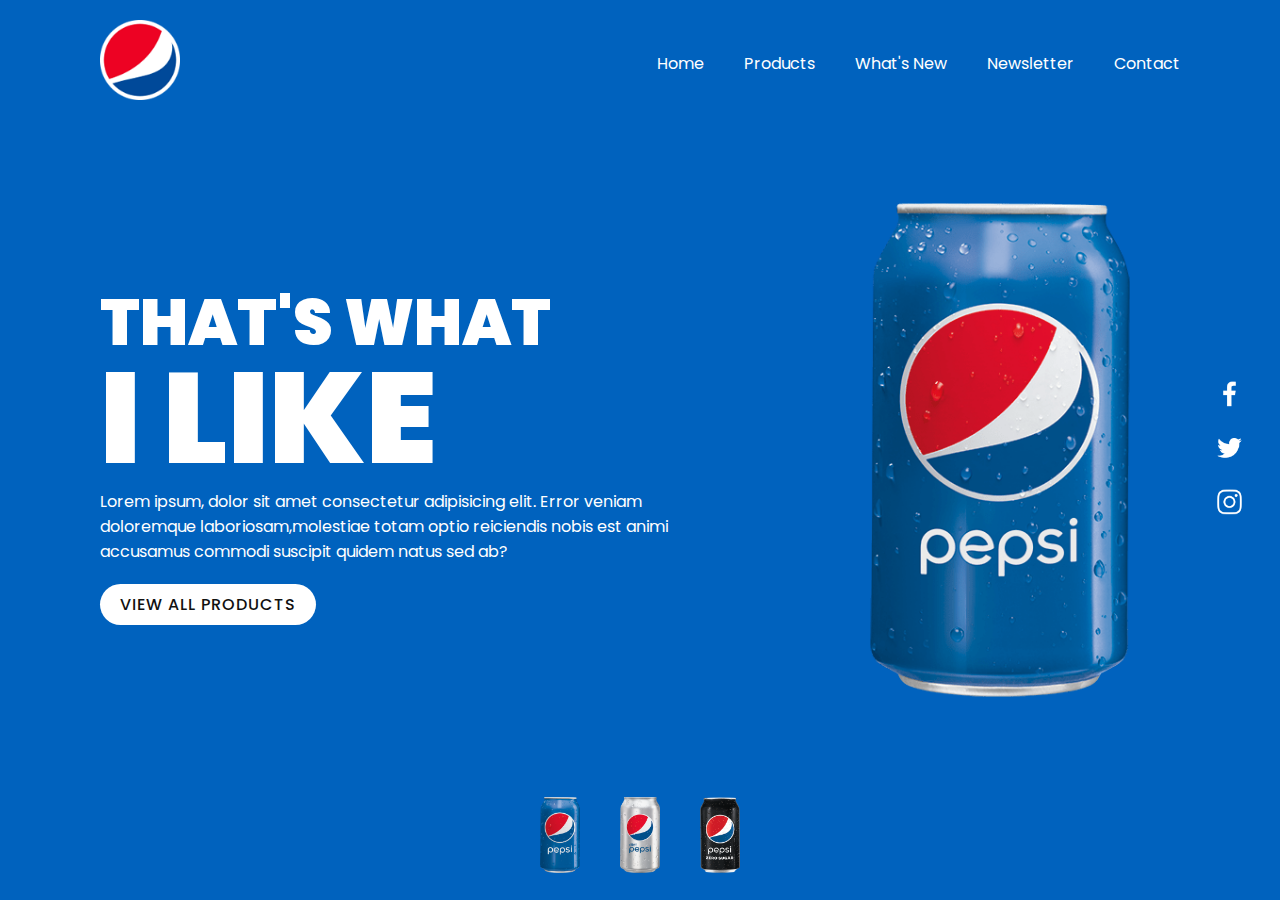
<file: Pepsi Landing Page/index.html>
<!DOCTYPE html>
<html lang="en">

<head>
    <meta charset="UTF-8">
    <meta http-equiv="X-UA-Compatible" content="IE=edge">
    <meta name="viewport" content="width=device-width, initial-scale=1.0">
    <title>Pepsi</title>
    <link rel="stylesheet" href="./css/style.css" type="text/css">
</head>

<body>
    <!-- Main section  -->
    <section class="sec">
        <!-- Header section -->
        <header>
            <a href="#"><img src="./images/logo.png" alt="logo" class="logo"></a>
            <div class="toggleMenu" onclick="menuToggle();"></div>
            <ul class="navigation" onclick="changeBgColor2();">
                <li><a href="#">Home</a></li>
                <li><a href="#">Products</a></li>
                <li><a href="#">What's New</a></li>
                <li><a href="#">Newsletter</a></li>
                <li><a href="#">Contact</a></li>
            </ul>
        </header>
        <!-- //Header section -->

        <!-- Contens section -->
        <div class="content">
            <div class="textBox">
                <h2>That's What <br><span>I like</span></h2>
                <p>Lorem ipsum, dolor sit amet consectetur adipisicing elit. Error veniam
                    doloremque laboriosam,molestiae totam optio reiciendis nobis est animi
                    accusamus commodi suscipit quidem natus sed ab?</p>
                <a href="#">View All Products</a>
            </div>
            <!-- Main Image  -->
            <div class="imgBox">
                <img src="./images/pepsi001.png" alt="Pepsi" class="pepsi">
            </div>
        </div>
        <!-- //Contens section -->


        <!-- Product image(small) section  -->
        <ul class="thumb">
            <li><img src="./images/pepsi001.png" onclick="imgSlider('./images/pepsi001.png');changeBgColor('#0062be');"
                    alt="Pepsi"></li>
            <li><img src="./images/pepsi002.png" onclick="imgSlider('./images/pepsi002.png');changeBgColor('#525457');"
                    alt="Pepsi"></li>
            <li><img src="./images/pepsi003.png" onclick="imgSlider('./images/pepsi003.png');changeBgColor('#1e1e1e');"
                    alt="Pepsi"></li>
        </ul>
        <!-- //Product image(small) section  -->


        <!-- Social media icons section  -->
        <ul class="sci">
            <li><a href="#"><img src="./images/facebook.png" alt=""></a></li>
            <li><a href="#"><img src="./images/twitter.png" alt=""></a></li>
            <li><a href="#"><img src="./images/instagram.png" alt=""></a></li>
        </ul>
        <!-- //Social media icons section  -->
    </section>
    <!-- //Main section  -->

    
    <!-- Javascript -->
    <script type="text/javascript">
        /** function for changing the on clicking small ones **/
        function imgSlider(img) {
            // console.log(img);
            document.querySelector('.pepsi').src = img;
        }
        /** function for changing the background color according to image **/
        function changeBgColor(clr) {
            // console.log(clr);
            const section = document.querySelector('.sec');
            section.style.background = clr;
        }
        /** function for toggling menu from screen size of 991px **/
        function menuToggle() {
            const toggleMenu = document.querySelector('.toggleMenu');
            const navigation = document.querySelector('.navigation');
            toggleMenu.classList.toggle('active');
            navigation.classList.toggle('active');
        }
    </script>

</body>

</html>
</file>
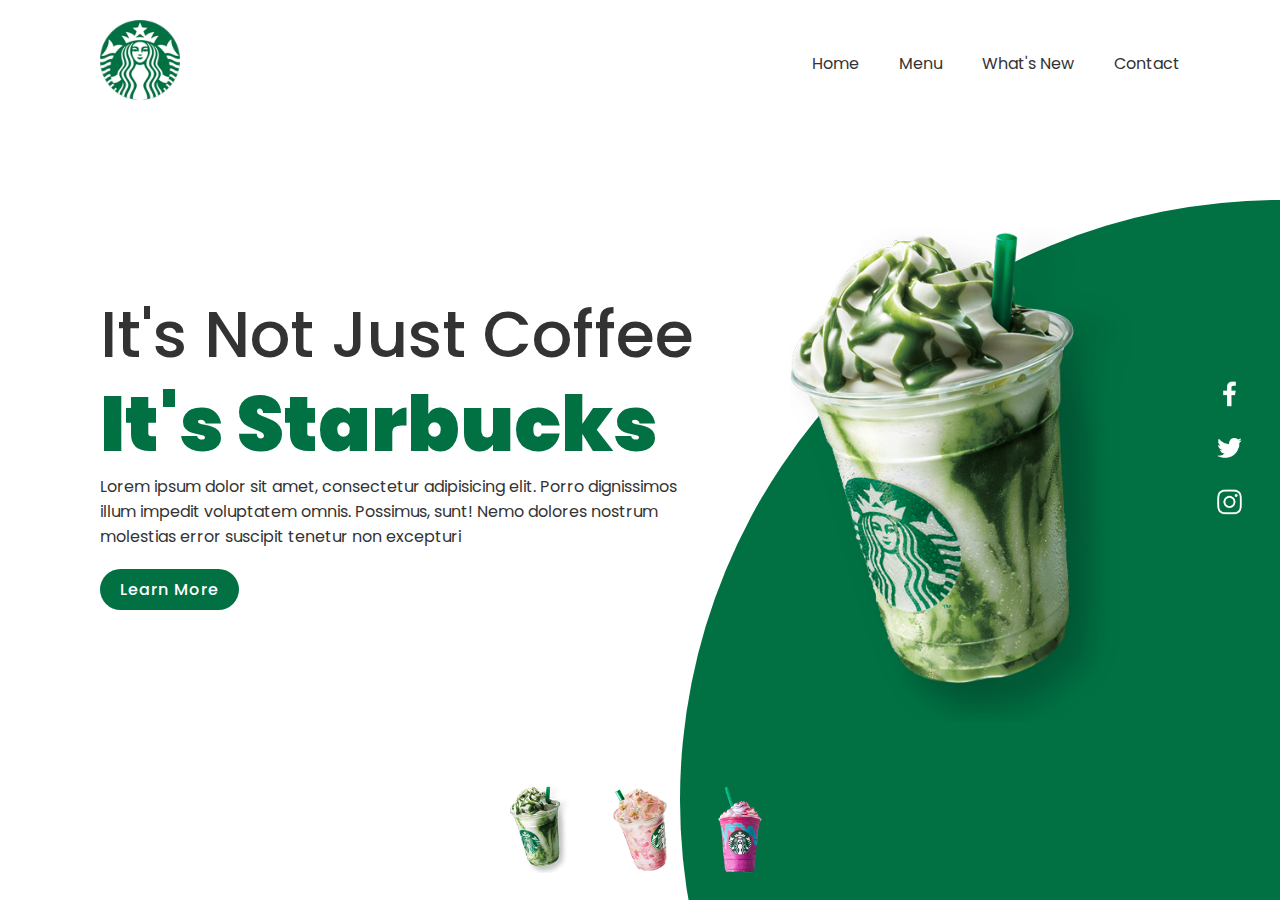
<file: Starbucks Coffee Landing Page/index.html>
<!DOCTYPE html>
<html lang="en">

<head>
    <meta charset="UTF-8">
    <meta http-equiv="X-UA-Compatible" content="IE=edge">
    <meta name="viewport" content="width=device-width, initial-scale=1.0">
    <title>Starbucks Coffee</title>
    <link rel="stylesheet" href="./css/style.css" type="text/css">
</head>

<body>
    <section>
        <header class="header">
            <a href="./index.html"><img src="./images/logo.png" alt="logo" class="logo"></a>
            <div class="toggleMenu" tabindex="0" role="button" aria-label="Toggle menu"></div>
            <nav class="navbar">
                <ul>
                    <div id="marker" aria-hidden="true"></div>
                    <li><a href="#">Home</a></li>
                    <li><a href="#">Menu</a></li>
                    <li><a href="#">What's New</a></li>
                    <li><a href="#">Contact</a></li>
                </ul>
            </nav>
        </header>
        <div class="circle"></div>
        <div class="content">
            <div class="textBox">
                <h2>It's not just coffee <br> <span>It's Starbucks</span> </h2>
                <p>Lorem ipsum dolor sit amet, consectetur adipisicing elit. Porro dignissimos illum impedit voluptatem
                    omnis. Possimus, sunt! Nemo dolores nostrum molestias error suscipit tenetur non excepturi</p>
                <a href="#">Learn More</a>
            </div>
            <div class="imgBox">
                <img src="./images/img1.png" alt="" class="starbucks">
            </div>
        </div>
        <ul class="thumb">
            <li><img src="./images/thumb1.png" onclick="imgSlider('./images/img1.png'); changeCircleColor('#017143');"
                    alt="thumbnail"></li>
            <li><img src="./images/thumb2.png" onclick="imgSlider('./images/img2.png'); changeCircleColor('#eb7495');"
                    alt="thumbnail"></li>
            <li><img src="./images/thumb3.png" onclick="imgSlider('./images/img3.png'); changeCircleColor('#d752b1');"
                    alt="thumbnail"></li>
        </ul>
        <ul class="sci">
            <li><a href="#"><img src="./images/facebook.png" alt="facebook"></a></li>
            <li><a href="#"><img src="./images/twitter.png" alt="twitter"></a></li>
            <li><a href="#"><img src="./images/instagram.png" alt="instagram"></a></li>
        </ul>
    </section>

    <script type="text/javascript">

        const validKeys = new Set;
        validKeys.add('Enter');
        validKeys.add('Space');

        function imgSlider(img) {
            document.querySelector('.starbucks').src = img;
        }
        function changeCircleColor(clr) {
            const circle = document.querySelector('.circle');
            circle.style.background = clr;
        }
        function setPositionNavMarker(e) {
            const marker = document.querySelector('.navbar #marker');
            console.log(marker)
            const elementOffsetWidth = e.target.offsetWidth;
            console.log(elementOffsetWidth)
            const elementOffsetLeft = e.target.offsetLeft;
            console.log(elementOffsetLeft)

            marker.style.width = elementOffsetWidth + 'px';
            marker.style.left = elementOffsetLeft + 'px';
            if (e.type === 'mouseenter') {
                document.activeElement.blur();
            }
        }
        function toggleMenu(e) {
            if (e.type !== 'click' && !isKeyValid(e.code)) {
                return false;
            }
            const hamburgerMenu = document.querySelector('.toggleMenu');
            const navigation = document.querySelector('.navbar');

            hamburgerMenu.classList.toggle('active');
            navigation.classList.toggle('active');
            hamburgerMenu.classList.add('rotate');
            setTimeout(() => {
                hamburgerMenu.classList.remove('rotate');
            }, 1000)
            toggleAnchorMenuEvent();
            e.target.blur();
        }
        /**
        function toggleAnchorMenuEvent() {
            const hamburgerMenu = document.querySelector('.toggleMenu');
            const navLinks = document.querySelectorAll('.navbar a');
            const isMenuToggled = hamburgerMenu.classList.contains('toggleMenu');
            for (let i = 0; i < navLinks.length; i++) {
                const navLink = navLinks[i];
                if (isMenuToggled) {
                    navLink.addEventListener('click', toggleMenu);
                    navLink.addEventListener('keydown', (event) => {
                        preventDefaultBehavior(event, event.code);
                        toggleMenu(event);
                    });
                }
                else {
                    navLink.removeEventListener('click', toggleMenu);
                    navLink.removeEventListener('keydown', (event) => {
                        preventDefaultBehavior(event, event.code);
                        toggleMenu(event);
                    });
                }
            }
            return;
        }
        **/

        function isKeyValid(key) {
            return validkeys.has(key);
        }

        function preventDefaultBehavior(event, key) {
            const nodeName = event.target.nodeName;

            if (nodeName === "A" && key === "Space") {
                event.preventDefault();
            }
            else if (nodeName !== "BUTTON" && key === "Space") {
                event.preventDefault();
            }
            else if (nodeName !== "BUTTON" && key === "Enter") {
                event.preventDefault();
            }
            return;
        }

        function addEventListeners() {
            const hamburgerMenu = document.querySelector('.toggleMenu');
            const navLinks = document.querySelectorAll('.navbar a');

            hamburgerMenu.addEventListener('click', toggleMenu);
            hamburgerMenu.addEventListener('keydown', (event) => {
                preventDefaultBehavior(event, event.code);
                toggleMenu(event);
            });
            for (let i = 0; i < navLinks.length; i++) {
                const navLink = navLinks[i];
                navLink.addEventListener('focus', setPositionNavMarker);
                navLink.addEventListener('mouseenter', setPositionNavMarker);
            }
        }
        addEventListeners();
    </script>

</body>

</html>
</file>
<file: Pepsi Landing Page/css/style.css>
@import url('https://fonts.googleapis.com/css?family=Poppins:200,300,400,500,600,700,800,900&display=swap');

* {
    margin: 0;
    padding: 0;
    box-sizing: border-box;
    font-family: 'Poppins', sans-serif;
}

/* Section  */
section {
    position: relative;
    width: 100%;
    min-height: 100vh;
    padding: 100px;
    display: flex;
    justify-content: space-between;
    align-items: center;
    background: #0062be;
    transition: 0.5s;
}

/* Header  */
header {
    position: absolute;
    top: 0;
    left: 0;
    width: 100%;
    padding: 20px 100px;
    display: flex;
    justify-content: space-between;
    align-items: center;
}

header .logo {
    position: relative;
    max-width: 80px;
}

header ul {
    position: relative;
    display: flex;
}

header ul li {
    list-style: none;
}

header ul li a {
    display: inline-block;
    color: #fff;
    font-weight: 400;
    margin-left: 40px;
    text-decoration: none;
}

/* Contents */
.content {
    position: relative;
    width: 100%;
    display: flex;
    justify-content: space-between;
    align-items: center;
}

.content .textBox {
    position: relative;
    max-width: 600px;
}

.content .textBox h2 {
    color: #fff;
    font-size: 4em;
    line-height: 1.5em;
    font-weight: 900;
    text-transform: uppercase;
}

.content .textBox h2 span {
    font-size: 2em;
}

.content .textBox p {
    color: #fff;
}

.content .textBox a {
    display: inline-block;
    margin-top: 20px;
    padding: 8px 20px;
    background: #fff;
    color: #111;
    border-radius: 40px;
    font-weight: 500;
    letter-spacing: 1px;
    text-decoration: none;
    text-transform: uppercase;
}

.content .imgBox {
    width: 600px;
    display: flex;
    padding-right: 50px;
    justify-content: flex-end;
}

.content .imgBox img {
    max-width: 260px;
}

/* Product images (small) */
.thumb {
    position: absolute;
    left: 50%;
    bottom: 20px;
    transform: translateX(-50%);
    display: flex;
}

.thumb li {
    list-style: none;
    display: inline-block;
    margin: 0 20px;
    cursor: pointer;
    transition: 0.5s;
}

.thumb li:hover {
    transform: translateY(-15px);
}

.thumb li img {
    max-width: 40px;
}

/* Social media icons */
.sci {
    position: absolute;
    top: 50%;
    right: 30px;
    transform: translateY(-50%);
    display: flex;
    justify-content: center;
    align-items: center;
    flex-direction: column;
}

.sci li {
    list-style: none;
}

.sci li a {
    display: inline-block;
    filter: invert(1);
    margin: 5px 0;
    transform: scale(0.6);
}

/** Responsiveness **/
@media(max-width: 991px) {
    section {
        padding: 40px;
        padding-bottom: 120px;
    }

    header {
        padding: 20px 40px;
    }

    header .logo {
        position: relative;
        max-width: 60px;
    }

    header ul {
        position: fixed;
        top: 0;
        left: 0;
        width: 100%;
        height: 100%;
        background: #fff;
        z-index: 1;
        flex-direction: column;
        justify-content: center;
        align-items: center;
        transition: 0.2s;
        visibility: hidden;
        opacity: 0;
    }

    header ul.active {
        visibility: visible;
        opacity: 1;
    }

    header ul li a {
        display: inline-block;
        color: #111;
        font-weight: 400;
        margin-left: 0;
        text-decoration: none;
        font-size: 2em;
        margin: 10px 0;
    }

    header ul li a:hover {
        color: #ed0223;
    }

    .toggleMenu {
        position: relative;
        width: 40px;
        height: 40px;
        background: url(./../images/menu.png);
        background-position: center;
        background-size: 30px;
        background-repeat: no-repeat;
        z-index: 2;
        cursor: pointer;
    }

    .toggleMenu.active {
        background: url(./../images/close.png);
        background-position: center;
        background-size: 30px;
        background-repeat: no-repeat;
        filter: invert(1);
    }

    .content {
        flex-direction: column;
        margin-top: 80px;
    }

    .content .textBox {
        position: relative;
        max-width: 100%x;
        padding-right: 20px;
    }

    .content .textBox h2 {
        color: #fff;
        font-size: 3em;
    }

    .content .textBox a {
        font-size: 14px;
        padding: 8px 15px;
    }

    .content .imgBox {
        width: 100%;
        display: flex;
        padding-right: 0;
        margin-top: 50px;
        justify-content: center;
    }

    .content .imgBox img {
        max-width: 150px;
    }

    .thumb li img {
        max-width: 30px;
    }

    .sci {
        position: absolute;
        top: 50%;
        right: 0;
        width: 50px;
        background: rgba(0, 0, 0, 0.2);
        transform: translateY(-50%);
        display: flex;
        justify-content: center;
        align-items: center;
    }
}
</file>
<file: Starbucks Coffee Landing Page/css/style.css>
@import url('https://fonts.googleapis.com/css?family=Poppins:200,300,400,500,600,700,800,900&display=swap');

* {
    margin: 0;
    padding: 0;
    box-sizing: border-box;
    font-family: 'Poppins', sans-serif;
}

section {
    position: relative;
    width: 100%;
    min-height: 100vh;
    padding: 100px;
    display: flex;
    justify-content: space-between;
    align-items: center;
    background: #fff;
    transition: 0.7s ease;
}

.header {
    position: absolute;
    top: 0;
    left: 0;
    width: 100%;
    display: flex;
    justify-content: space-between;
    align-items: center;
    padding: 20px 100px;
    transition: 0.7s ease;
}

.logo {
    position: relative;
    max-width: 80px;
}

.toggleMenu {
    visibility: hidden;
    opacity: 0;
    filter: invert(1);
}

.navbar ul {
    display: flex;
    position: relative;
}

.navbar li {
    list-style: none;
}

.navbar a {
    display: inline-block;
    text-decoration: none;
    /* color: rgb(8, 87, 8); */
    color: #333;
    font-weight: 400;
}

.navbar li:not(:first-of-type) a {
    margin-left: 40px;
}

.navbar #marker {
    position: absolute;
    width: 0;
    height: 2px;
    bottom: -8px;
    /* background-color: rgb(0, 131, 0); */
    background-color: #127e51;
    border-radius: 4px;
    transition: 0.5s;
}

.content {
    position: relative;
    width: 100%;
    display: flex;
    justify-content: space-between;
    align-items: center;
}

.content .textBox {
    position: relative;
    max-width: 600px;
}

.content .textBox h2 {
    color: #333;
    font-size: 4em;
    line-height: 1.4em;
    font-weight: 500;
    text-transform: capitalize;
}

.content .textBox h2 span {
    color: #017143;
    font-size: 1.2em;
    font-weight: 900;
}

.content .textBox p {
    color: #333;
}

.content .textBox a {
    display: inline-block;
    margin-top: 20px;
    padding: 8px 20px;
    background: #017143;
    color: #fff;
    border-radius: 40px;
    font-weight: 500;
    letter-spacing: 1px;
    text-decoration: none;
}

.content .imgBox {
    width: 600px;
    display: flex;
    justify-content: flex-end;
    padding-right: 50px;
    margin-top: 50px;
}

.content .imgBox img {
    max-width: 340px;
}

.thumb {
    position: absolute;
    left: 50%;
    bottom: 20px;
    transform: translateX(-50%);
    display: flex;
}

.thumb li {
    list-style: none;
    display: inline-block;
    margin: 0 20px;
    cursor: pointer;
    transition: 0.5s;
}

.thumb li:hover {
    transform: translateY(-15px);
}

.thumb li img {
    max-width: 60px;
}

.sci {
    position: absolute;
    top: 50%;
    right: 30px;
    transform: translateY(-50%);
    display: flex;
    justify-content: center;
    align-items: center;
    flex-direction: column;
}

.sci li {
    list-style: none;
}

.sci li a {
    display: inline-block;
    margin: 5px 0;
    transform: scale(0.6);
    filter: invert(1);
}

.circle {
    position: absolute;
    top: 0;
    left: 0;
    width: 100%;
    height: 100%;
    background: #017143;
    clip-path: circle(600px at right 800px);
}

@media (max-width: 991px) {
    section {
        padding: 20px 20px 120px;
    }

    .header {
        padding: 20px 20px;
    }

    .logo {
        max-width: 60px;
    }

    .navbar {
        width: 100%;
        height: 100%;
        display: flex;
        justify-content: center;
        align-items: center;
        position: fixed;
        top: 0;
        right: -100%;
        z-index: 1;
        background-color: #fff;
        opacity: 0;
        transition: all 0.7s ease;
    }

    .navbar #marker {
        visibility: hidden;
    }

    .navbar ul {
        flex-direction: column;
        justify-content: center;
        align-items: center;
    }

    .navbar a {
        color: #333;
        font-size: 1.5em;
        margin: 10px 0;
    }

    .navbar a:hover {
        color: #127e51;
        opacity: 1;
    }

    .navbar li:not(:first-of-type) a {
        margin-left: 0;
    }

    .toggleMenu {
        position: relative;
        visibility: visible;
        opacity: 1;
        width: 40px;
        height: 40px;
        z-index: 2;
        background: url(../images/menu.svg);
        background-position: center;
        background-size: 30px;
        background-repeat: no-repeat;
        cursor: pointer;
    }

    .toggleMenu:focus,
    .toggleMenu:hover {
        opacity: 5;
    }

    .toggleMenu.active {
        position: fixed;
        right: 21px;
        background: url(../images/x.svg);
        background-position: center;
        background-size: 30px;
        background-repeat: no-repeat;
        cursor: pointer;
    }

    .rotate {
        transform: rotateX(360deg);
        transition: trasnform 0.5s linear;
    }

    .navbar.active {
        position: fixed;
        top: 0;
        width: 100%;
        height: 100%;
        right: 0;
        opacity: 1;
        background: #fff;
        transition: all 0.7s ease;
    }

    .content {
        flex-direction: column;
        margin-top: 100px;
    }

    .content .textBox h2 {
        font-size: 2.5em;
        margin-bottom: 15px;
    }

    .content .textBox {
        max-width: 100%;
    }

    .content .imgBox {
        max-width: 100%;
        justify-content: center;
    }

    .content .imgBox img {
        max-width: 300px;
    }

    .thumb li img {
        max-width: 40px;
    }

    .circle {
        clip-path: circle(400px at center bottom);
    }

    .sci {
        background: #017143;
        right: 0;
        width: 50px;
        border-top-left-radius: 5px;
        border-bottom-left-radius: 5px;
    }
}
</file>
